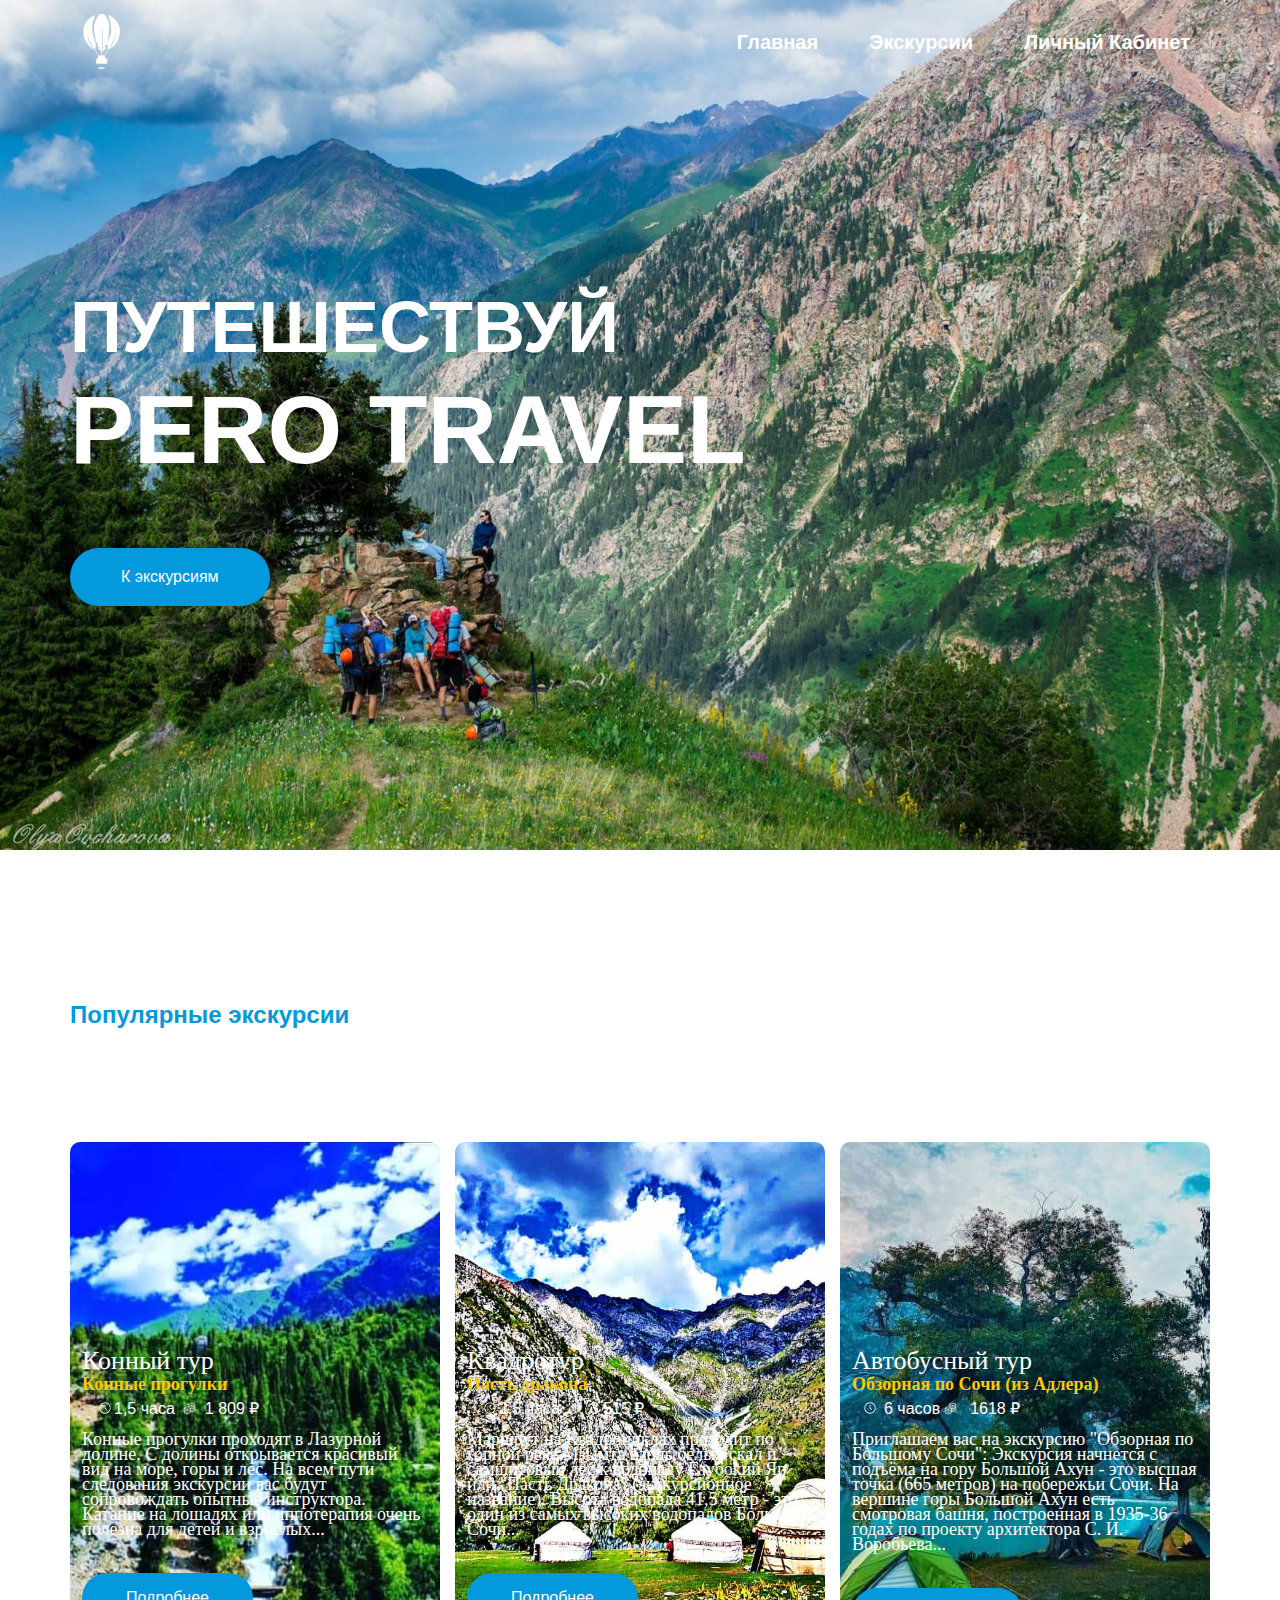
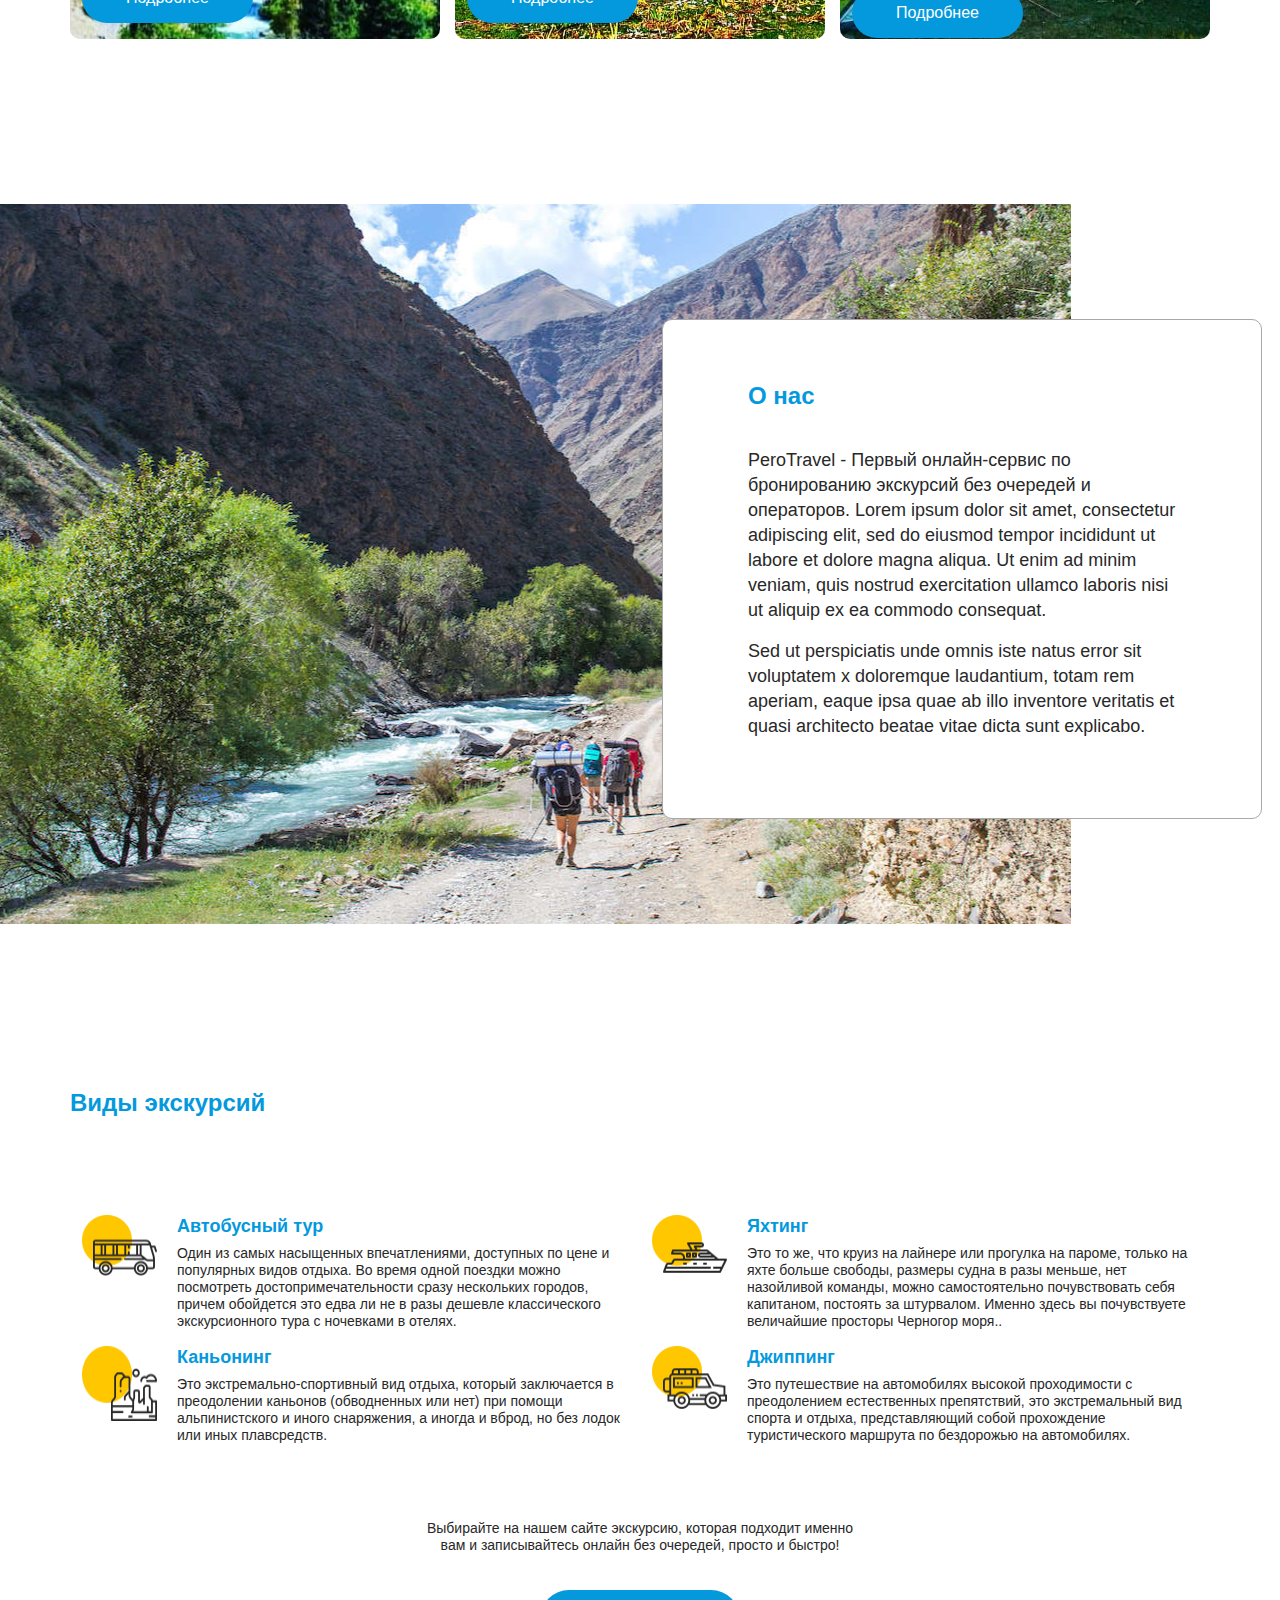
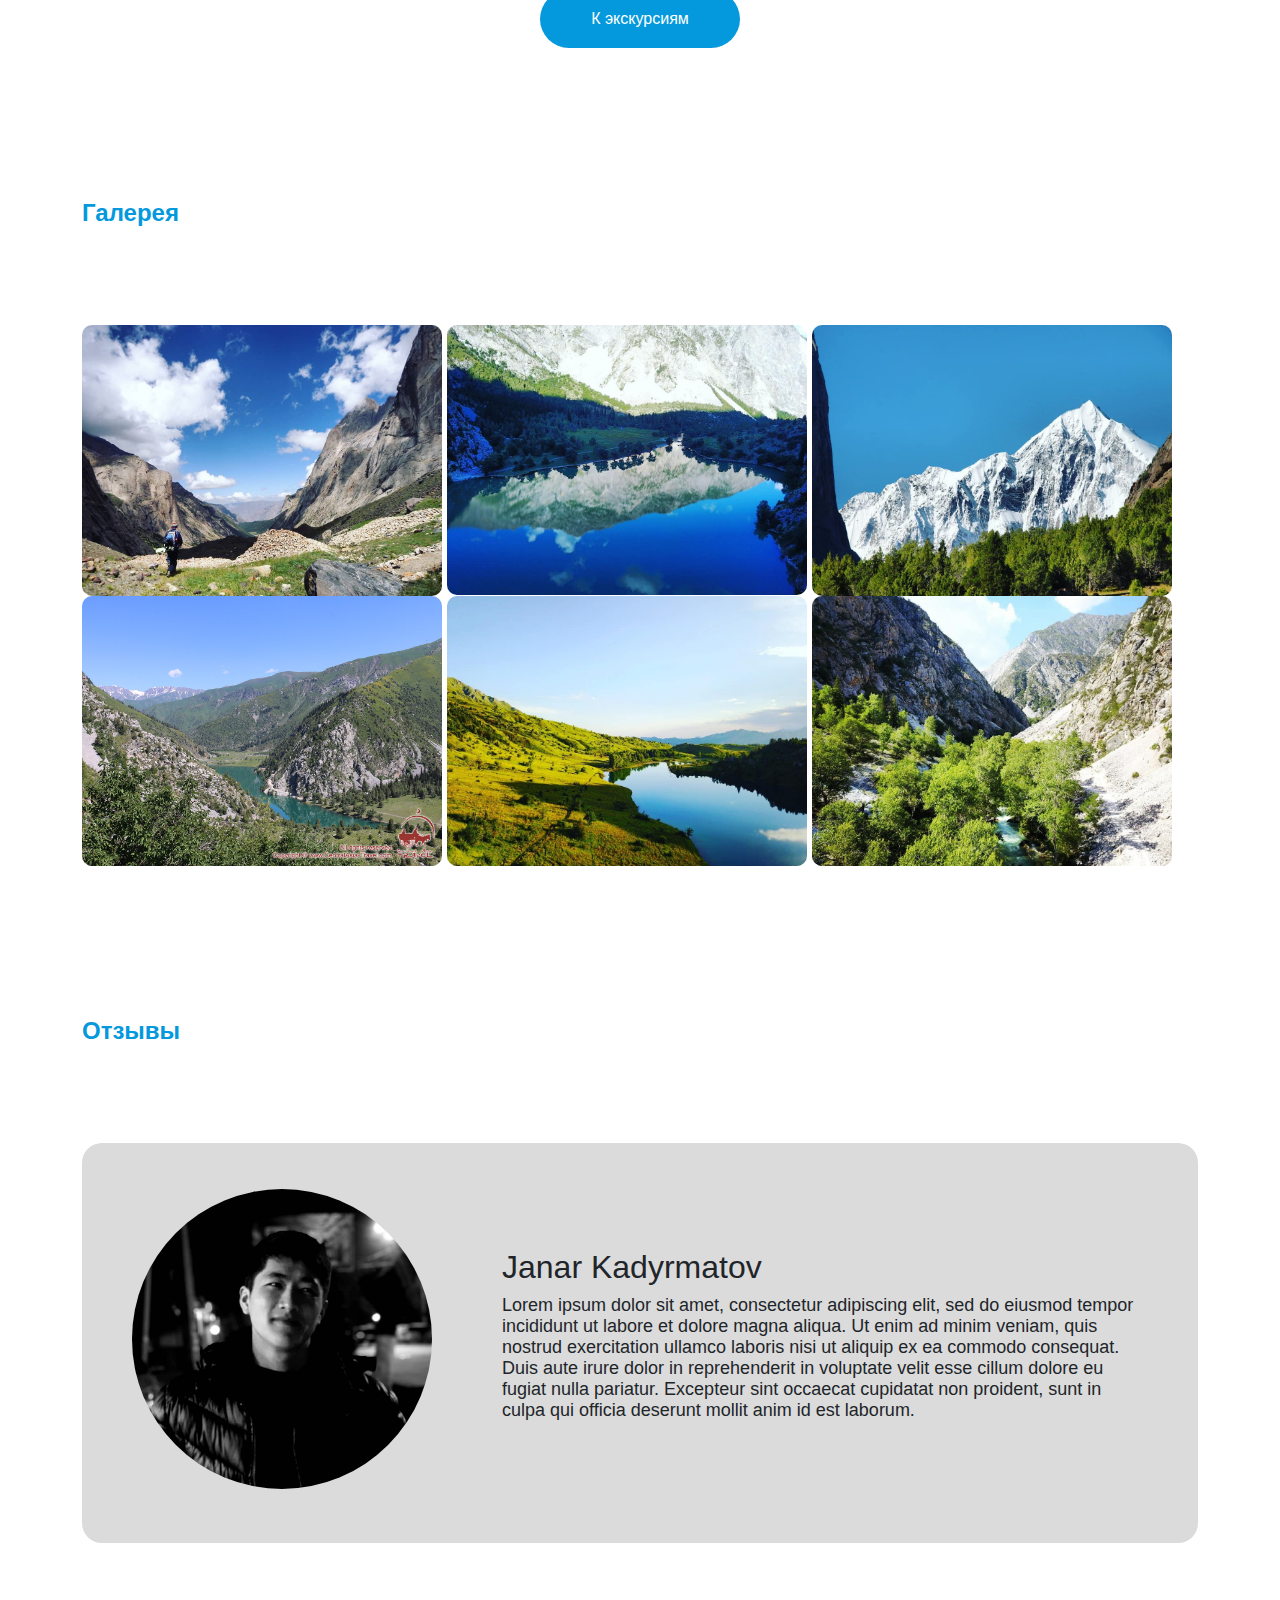
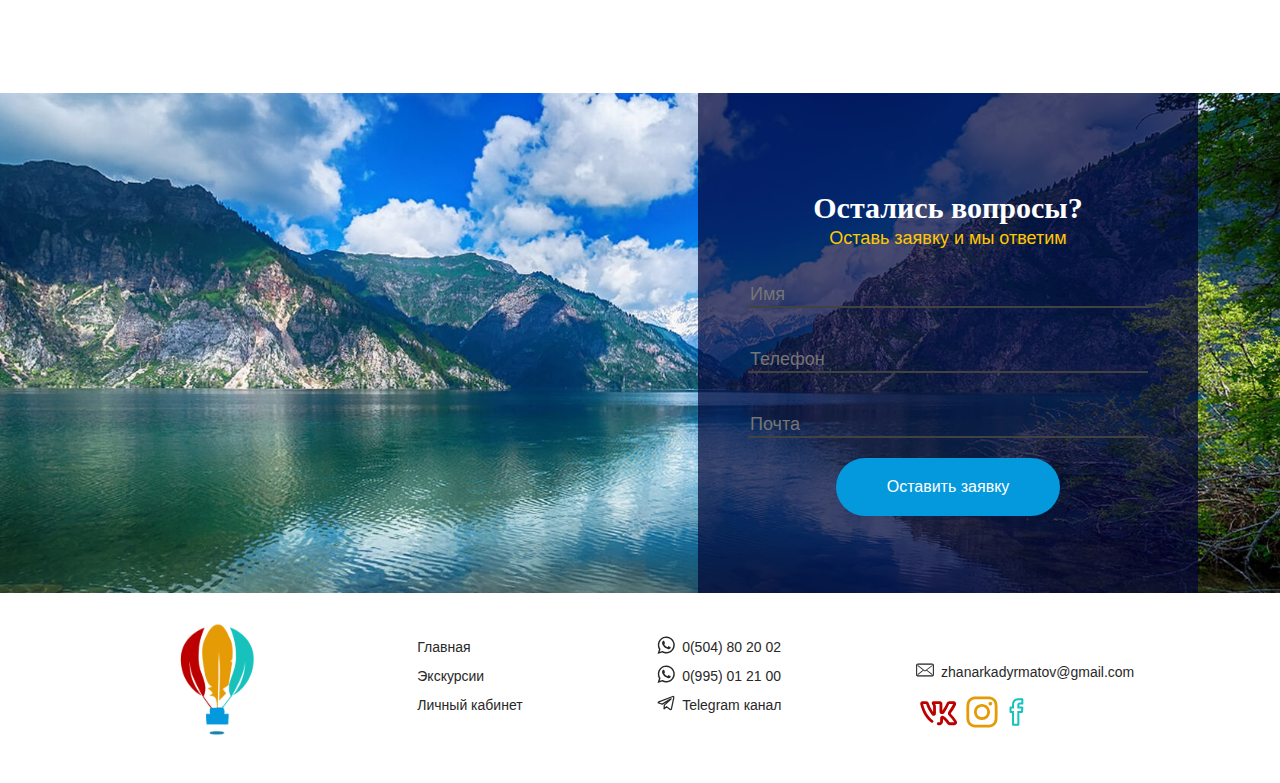
<file: index.html>
<!DOCTYPE html>
<html lang="en">
  <head>
    <meta charset="UTF-8" />
    <meta http-equiv="X-UA-Compatible" content="IE=edge" />
    <meta name="viewport" content="width=device-width, initial-scale=1.0" />
    <title>Janar</title>
    <link rel="stylesheet" href="bootstrap css/bootstrap.min.css" />
    <link rel="stylesheet" href="css/main.min.css" />
  </head>
  <body>
    <header class="header">
      <nav class="navbar navbar-expand-lg">
        <div class="container">
          <a class="navbar-brand" href="#">
            <img src="img/лого.svg" alt="Logo" />
          </a>
          <button
            class="navbar-toggler header__nav-toggler"
            type="button"
            data-bs-toggle="collapse"
            data-bs-target="#navbarSupportedContent"
            aria-controls="navbarSupportedContent"
            aria-expanded="false"
            aria-label="Toggle navigation"
          >
            <svg
              xmlns="http://www.w3.org/2000/svg"
              width="24"
              height="24"
              viewBox="0 0 24 24"
            >
              <path d="M24 6h-24v-4h24v4zm0 4h-24v4h24v-4zm0 8h-24v4h24v-4z" />
            </svg>
          </button>
          <div class="collapse navbar-collapse" id="navbarSupportedContent">
            <ul class="navbar-nav ms-auto mb-2 mb-lg-0">
              <li class="nav-item header__nav-item">
                <a
                  class="nav-link active header__nav-link"
                  aria-current="page"
                  href="index.html"
                  >Главная</a
                >
              </li>
              <li class="nav-item header__nav-item">
                <a class="nav-link header__nav-link" href="main.html"
                  >Экскурсии</a
                >
              </li>
              <li class="nav-item header__nav-item">
                <a class="nav-link header__nav-link" href="#">Личный кабинет</a>
              </li>
            </ul>
          </div>
        </div>
      </nav>
      <div class="banner">
        <div class="container">
          <div class="row">
            <div class="col">
              <h2 class="banner__title">ПУТЕШЕСТВУЙ</h2>
              <p class="banner__text">PERO TRAVEL</p>
              <a href="main.html" class="btn banner__btn">К экскурсиям</a>
            </div>
          </div>
        </div>
      </div>
    </header>

    <main>
      <section class="cat">
        <div class="container">
          <div class="row">
            <h2 class="section-title">Популярные экскурсии</h2>
            <div class="cat__bg cat__1 col-12 col-md-4">
              <div class="cat__item cat__item--men mb-4">
                <h2 class="cat__item-title">Конный тур</h2>
                <h3 class="cat__item-text">Конные прогулки</h3>
                <ul class="cat__item-ul">
                  <li class="cat__item-li">1,5 часа</li>
                  <li class="cat__item-li-1">1 809 ₽</li>
                </ul>
                <p class="cat__item-p">
                  Конные прогулки проходят в Лазурной долине. С долины
                  открывается красивый вид на море, горы и лес. На всем пути
                  следования экскурсии вас будут сопровождать опытные
                  инструктора. Катание на лошадях или иппотерапия очень полезна
                  для детей и взрослых...
                </p>
                <a class="btn cat__btn" href="">Подробнее</a>
              </div>
            </div>

            <div class="cat__bg-1 cat__1 col-12 col-md-4">
              <div class="cat__item cat__item--men mb-4">
                <h2 class="cat__item-title">Квадротур</h2>
                <h3 class="cat__item-text">Пасть дракона</h3>
                <ul class="cat__item-ul">
                  <li class="cat__item-li">2,5 часа</li>
                  <li class="cat__item-li-1">3 515 ₽</li>
                </ul>
                <p class="cat__item-p">
                  Маршрут на Квадроциклах проходит по горной реке Мзымта вдоль
                  белых скал и самшитовый лес к водопаду Глубокий Яр или "Пасть
                  Дракона" (экскурсионное название). Высота водопада 41,5 метр -
                  это один из самых высоких водопадов Большого Сочи...
                </p>
                <a class="btn cat__btn" href="">Подробнее</a>
              </div>
            </div>
            <div class="cat__bg-2 cat__1 col-12 col-md-4">
              <div class="cat__item cat__item--men mb-4">
                <h2 class="cat__item-title">Автобусный тур</h2>
                <h3 class="cat__item-text">Обзорная по Сочи (из Адлера)</h3>
                <ul class="cat__item-ul">
                  <li class="cat__item-li">6 часов</li>
                  <li class="cat__item-li-1">1618 ₽</li>
                </ul>
                <p class="cat__item-p">
                  Приглашаем вас на экскурсию "Обзорная по Большому Сочи":
                  Экскурсия начнется с подъёма на гору Большой Ахун - это высшая
                  точка (665 метров) на побережьи Сочи. На вершине горы Большой
                  Ахун есть смотровая башня, построенная в 1935-36 годах по
                  проекту архитектора С. И. Воробьева...
                </p>
                <a class="btn cat__btn" href="">Подробнее</a>
              </div>
            </div>
          </div>
        </div>
      </section>
      <section class="cati">
        <div class="container">
          <div class="rom cat__blog">
            <div class="col">
              <div class="cat__title">
                <h2 class="cat__title-h2">О нас</h2>
                <p class="cat__title-p">
                  PeroTravel - Первый онлайн-сервис по бронированию экскурсий
                  без очередей и операторов. Lorem ipsum dolor sit amet,
                  consectetur adipiscing elit, sed do eiusmod tempor incididunt
                  ut labore et dolore magna aliqua. Ut enim ad minim veniam,
                  quis nostrud exercitation ullamco laboris nisi ut aliquip ex
                  ea commodo consequat.
                </p>
                <p class="cat__title-p">
                  Sed ut perspiciatis unde omnis iste natus error sit voluptatem
                  x doloremque laudantium, totam rem aperiam, eaque ipsa quae ab
                  illo inventore veritatis et quasi architecto beatae vitae
                  dicta sunt explicabo.
                </p>
              </div>
            </div>
          </div>
        </div>
      </section>

      <section class="blog">
        <div class="container">
          <div class="row">
            <h2 class="section-title">Виды экскурсий</h2>
            <div class="blog__0 col-12 col-md-6">
              <img class="blog__img" src="img/1.png" alt="img" />
              <div class="blog__1">
                <h2 class="blog__title">Автобусный тур</h2>
                <p class="blog__text">
                  Один из самых насыщенных впечатлениями, доступных по цене и
                  популярных видов отдыха. Во время одной поездки можно
                  посмотреть достопримечательности сразу нескольких городов,
                  причем обойдется это едва ли не в разы дешевле классического
                  экскурсионного тура с ночевками в отелях.
                </p>
              </div>
            </div>
            <div class="blog__0 col-12 col-md-6">
              <img class="blog__img" src="img/3.png" alt="img" />
              <div class="blog__1">
                <h2 class="blog__title">Яхтинг</h2>
                <p class="blog__text">
                  Это то же, что круиз на лайнере или прогулка на пароме, только
                  на яхте больше свободы, размеры судна в разы меньше, нет
                  назойливой команды, можно самостоятельно почувствовать себя
                  капитаном, постоять за штурвалом. Именно здесь вы почувствуете
                  величайшие просторы Черногор моря..
                </p>
              </div>
            </div>
            <div class="blog__0 col-12 col-md-6">
              <img class="blog__img" src="img/4.png" alt="img" />
              <div class="blog__1">
                <h2 class="blog__title">Каньонинг</h2>
                <p class="blog__text">
                  Это экстремально-спортивный вид отдыха, который заключается в
                  преодолении каньонов (обводненных или нет) при помощи
                  альпинистского и иного снаряжения, а иногда и вброд, но без
                  лодок или иных плавсредств.
                </p>
              </div>
            </div>
            <div class="blog__0 col-12 col-md-6">
              <img class="blog__img" src="img/02.png" alt="img" />
              <div class="blog__1">
                <h2 class="blog__title">Джиппинг</h2>
                <p class="blog__text">
                  Это путешествие на автомобилях высокой проходимости с
                  преодолением естественных препятствий, это экстремальный вид
                  спорта и отдыха, представляющий собой прохождение
                  туристического маршрута по бездорожью на автомобилях.
                </p>
              </div>
            </div>
            <div class="blog__2">
              <p class="blog__p">
                Выбирайте на нашем сайте экскурсию, которая подходит именно
                <br />
                вам и записывайтесь онлайн без очередей, просто и быстро!
              </p>
              <a class="btn blog__btn" href="">К экскурсиям</a>
            </div>
          </div>
        </div>
      </section>

      <section class="galleria">
        <div class="container">
          <h2 class="section-title">Галерея</h2>
          <div class="gal__inner">
            <img
              src="./img/14.jpg"
              class="gal__img-1 gal__img"
              alt="Boat on Calm Water"
            />
            <img
              src="./img/5.jpg"
              class="gal__img-2 gal__img"
              alt="Wintry Mountain Landscape"
            />
            <img
              src="./img/12.jpg"
              class="gal__img-3 gal__img"
              alt="Mountains in the Clouds"
            />
            <img
              src="./img/11.jpg"
              class="gal__img-4 gal__img"
              alt="Boat on Calm Water"
            />
            <img
              src="./img/10.jpg"
              class="gal__img-5 gal__img"
              alt="Waves at Sea"
            />
            <img
              src="./img/17 (2).jpg "
              class="gal__img-6 gal__img"
              alt="Yosemite National Park"
            />
          </div>
        </div>
      </section>
      <section class="about">
        <div class="container">
          <h2 class="section-title">Отзывы</h2>
          <div class="about__0">
            <img
              class="about__img figure-img"
              src="./img/WhatsApp Image 2022-03-08 at 12.14.14.jpeg"
              alt="img"
            />
            <div class="about__1">
              <h2 class="about__title">Janar Kadyrmatov</h2>
              <p class="abotu__text">
                Lorem ipsum dolor sit amet, consectetur adipiscing elit, sed do
                eiusmod tempor incididunt ut labore et dolore magna aliqua. Ut
                enim ad minim veniam, quis nostrud exercitation ullamco laboris
                nisi ut aliquip ex ea commodo consequat. Duis aute irure dolor
                in reprehenderit in voluptate velit esse cillum dolore eu fugiat
                nulla pariatur. Excepteur sint occaecat cupidatat non proident,
                sunt in culpa qui officia deserunt mollit anim id est laborum.
              </p>
            </div>
          </div>
        </div>
      </section>
      <section class="contact">
        <div class="container">
          <div class="contact__1">
            <div class="contact__blog col-lg-4 col-md-12 mb-4 mb-lg-0">
              <h2 class="contact__title">Остались вопросы?</h2>
              <p class="contact__text">Оставь заявку и мы ответим</p>
              <form action="">
                <input type="name" placeholder="Имя" />
                <input type="number" placeholder="Телефон" />
                <input type="gmail" placeholder="Почта" />
                <button class="btn">Оставить заявку</button>
              </form>
            </div>
          </div>
        </div>
      </section>
    </main>

    <footer class="footer">
      <div class="container">
        <div class="footer__1">
          <ul class="footer__menu">
            <a class="footer__logo-link" href="#">
              <img
                class="footer__logo"
                src="./img/logo_footer 1.svg"
                alt="logo"
              />
            </a>
          </ul>
          <ul class="footer__menu-0">
            <li class="footer__item">
              <a class="footer__link" href="index.html">Главная</a>
            </li>
            <li class="footer__item">
              <a class="footer__link" href="main.html">Экскурсии</a>
            </li>
            <li class="footer__item">
              <a class="footer__link" href="#">Личный кабинет</a>
            </li>
          </ul>
          <ul class="footer__menu-1">
            <li class="footer__item">
              <a class="footer__link link-1" href="https://wa.me/0504802002"
                >0(504) 80 20 02</a
              >
            </li>
            <li class="footer__item">
              <a class="footer__link link-2" href="https://wa.me/0995012100"
                >0(995) 01 21 00</a
              >
            </li>
            <li class="footer__item">
              <a class="footer__link link-3" href="t.me/lifehackerru"
                >Telegram канал</a
              >
            </li>
          </ul>
          <ul class="footer__menu-2">
            <li class="footer__item">
              <a class="footer__link link-4" href="#"
                >zhanarkadyrmatov@gmail.com</a
              >
            </li>
            <li class="footer__item">
              <a class="footer__link-1" href=""></a>
              <a
                class="footer__link-2"
                href="https://www.instagram.com/_zhanar_kadyrmatov_"
              ></a>
              <a class="footer__link-3" href=""></a>
            </li>
          </ul>
        </div>
      </div>
    </footer>
    <script src="./js/bootstrap.min.js"></script>
  </body>
</html>
</file>
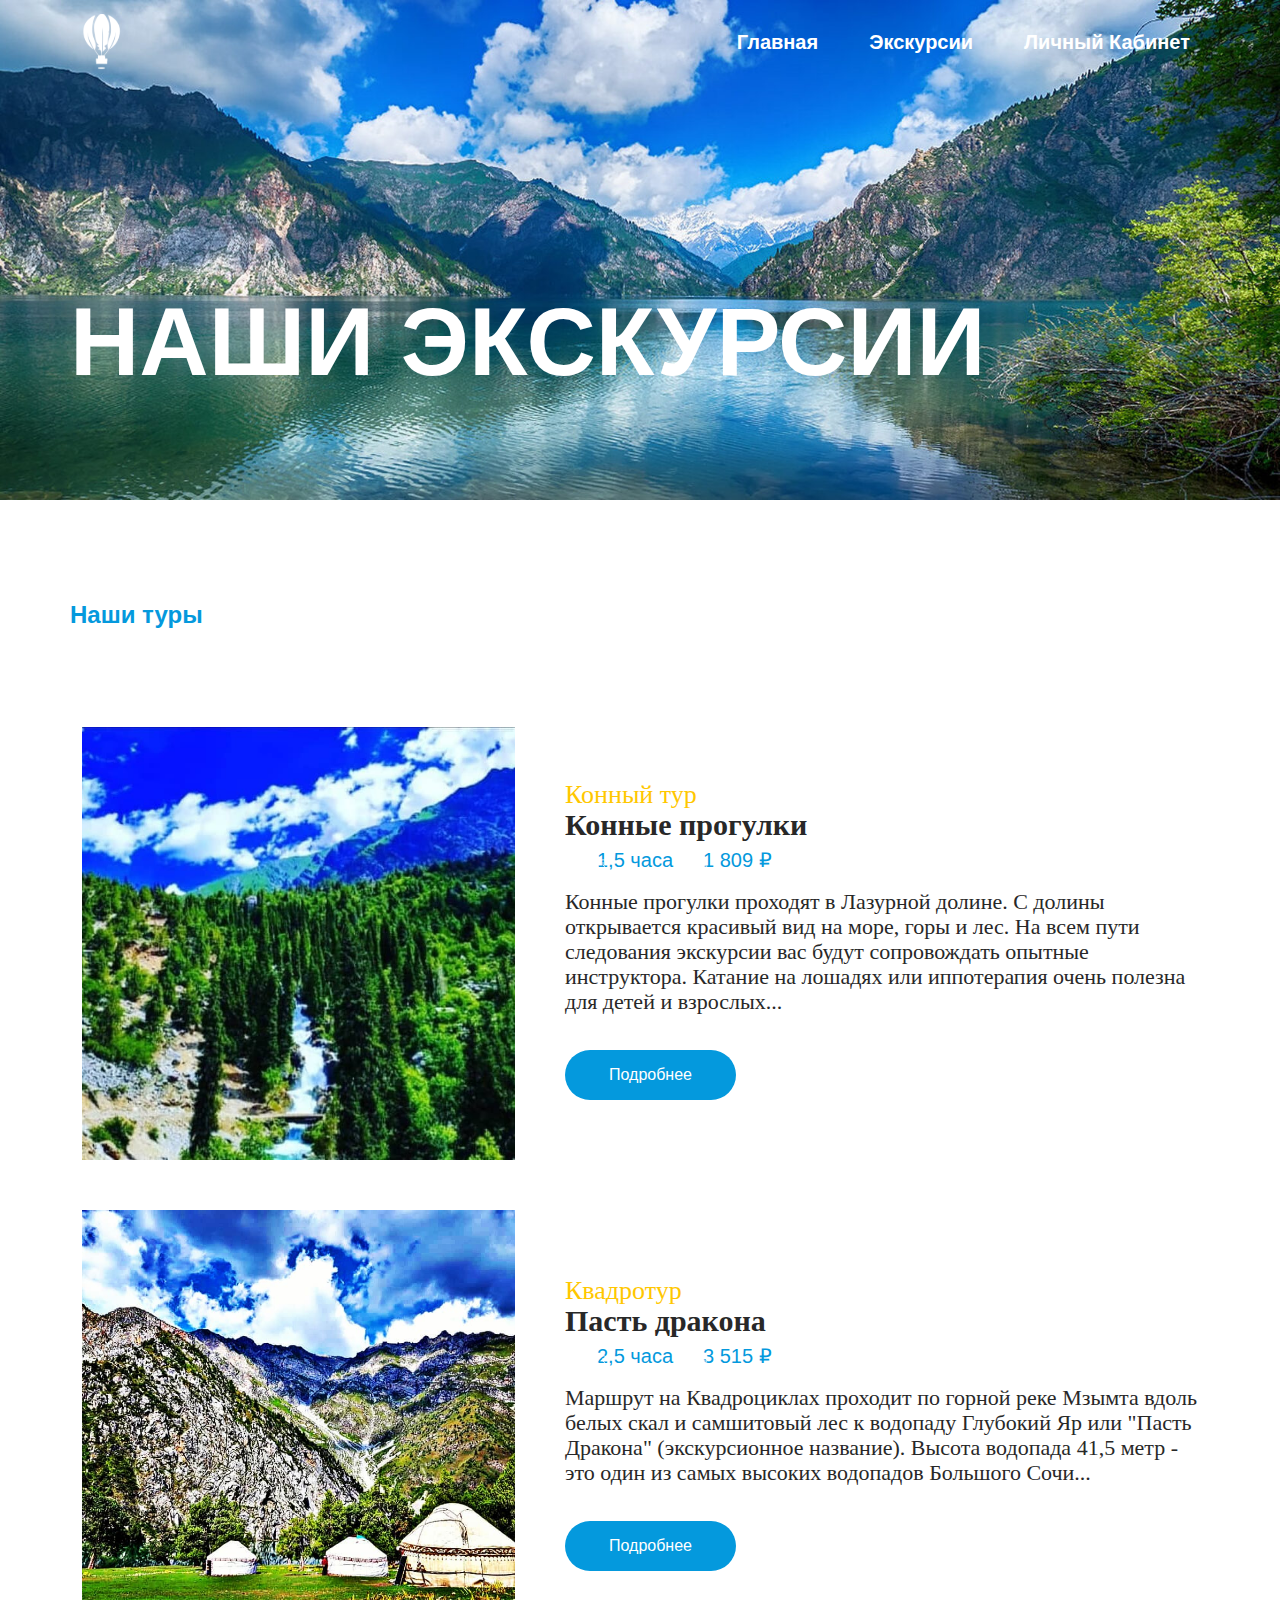
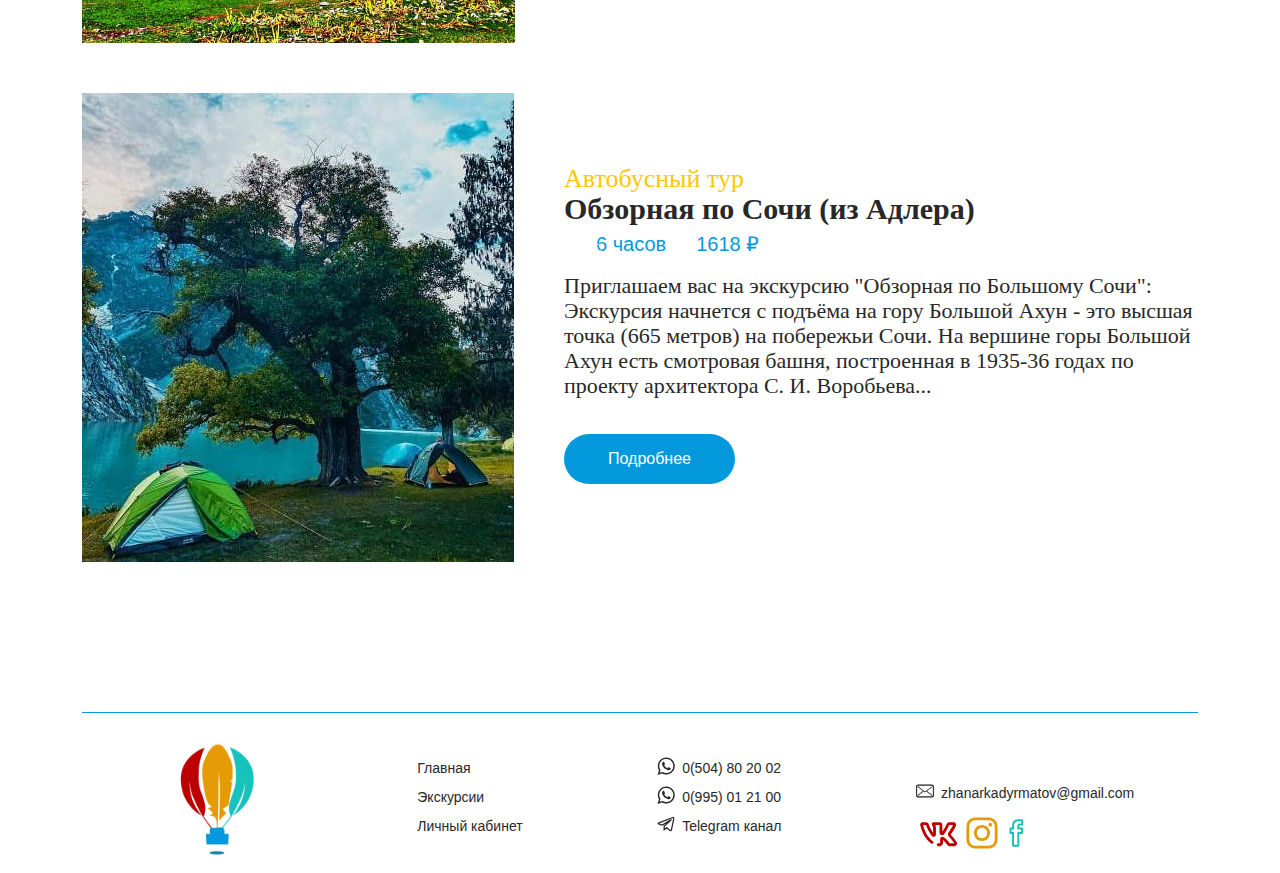
<file: main.html>
<!DOCTYPE html>
<html lang="en">
  <head>
    <meta charset="UTF-8" />
    <meta http-equiv="X-UA-Compatible" content="IE=edge" />
    <meta name="viewport" content="width=device-width, initial-scale=1.0" />
    <title>Janar</title>
    <link rel="stylesheet" href="bootstrap css/bootstrap.min.css" />
    <link rel="stylesheet" href="css/main2.min.css" />
  </head>
  <body>
    <header class="header">
      <nav class="navbar navbar-expand-lg">
        <div class="container">
          <a class="navbar-brand" href="#">
            <img src="img/лого.svg" alt="Logo" />
          </a>
          <button
            class="navbar-toggler header__nav-toggler"
            type="button"
            data-bs-toggle="collapse"
            data-bs-target="#navbarSupportedContent"
            aria-controls="navbarSupportedContent"
            aria-expanded="false"
            aria-label="Toggle navigation"
          >
            <svg
              xmlns="http://www.w3.org/2000/svg"
              width="24"
              height="24"
              viewBox="0 0 24 24"
            >
              <path d="M24 6h-24v-4h24v4zm0 4h-24v4h24v-4zm0 8h-24v4h24v-4z" />
            </svg>
          </button>
          <div class="collapse navbar-collapse" id="navbarSupportedContent">
            <ul class="navbar-nav ms-auto mb-2 mb-lg-0">
              <li class="nav-item header__nav-item">
                <a
                  class="nav-link active header__nav-link"
                  aria-current="page"
                  href="index.html"
                  >Главная</a
                >
              </li>
              <li class="nav-item header__nav-item">
                <a class="nav-link header__nav-link" href="#">Экскурсии</a>
              </li>
              <li class="nav-item header__nav-item">
                <a class="nav-link header__nav-link" href="#">Личный кабинет</a>
              </li>
            </ul>
          </div>
        </div>
      </nav>
      <div class="banner">
        <div class="container">
          <div class="row">
            <div class="col">
              <h1 class="banner__text">НАШИ ЭКСКУРСИИ</h1>
            </div>
          </div>
        </div>
      </div>
    </header>
    <main>
      <section class="cat">
        <div class="container">
          <div class="row">
            <h2 class="section-title">Наши туры</h2>
            <div class="cat__blog">
              <img src="./img/шаркыратма.jpg" alt="" />
              <div class="cat__blog-2">
                <h2 class="cat__item-title">Конный тур</h2>
                <h3 class="cat__item-text">Конные прогулки</h3>
                <ul class="cat__item-ul">
                  <li class="cat__item-li">1,5 часа</li>
                  <li class="cat__item-li-1">1 809 ₽</li>
                </ul>
                <p class="cat__item-p">
                  Конные прогулки проходят в Лазурной долине. С долины
                  открывается красивый вид на море, горы и лес. На всем пути
                  следования экскурсии вас будут сопровождать опытные
                  инструктора. Катание на лошадях или иппотерапия очень полезна
                  для детей и взрослых...
                </p>
                <a class="btn cat__btn" href="">Подробнее</a>
              </div>
            </div>

            <div class="cat__blog">
              <img src="./img/кол1.jpg" alt="" />

              <div class="cat__blog-2">
                <h2 class="cat__item-title">Квадротур</h2>
                <h3 class="cat__item-text">Пасть дракона</h3>
                <ul class="cat__item-ul">
                  <li class="cat__item-li">2,5 часа</li>
                  <li class="cat__item-li-1">3 515 ₽</li>
                </ul>
                <p class="cat__item-p">
                  Маршрут на Квадроциклах проходит по горной реке Мзымта вдоль
                  белых скал и самшитовый лес к водопаду Глубокий Яр или "Пасть
                  Дракона" (экскурсионное название). Высота водопада 41,5 метр -
                  это один из самых высоких водопадов Большого Сочи...
                </p>
                <a class="btn cat__btn" href="">Подробнее</a>
              </div>
            </div>
            <div class="cat__blog">
              <img src="./img/кол3.jpg" alt="" />

              <div class="cat__blog-2">
                <h2 class="cat__item-title">Автобусный тур</h2>
                <h3 class="cat__item-text">Обзорная по Сочи (из Адлера)</h3>
                <ul class="cat__item-ul">
                  <li class="cat__item-li">6 часов</li>
                  <li class="cat__item-li-1">1618 ₽</li>
                </ul>
                <p class="cat__item-p">
                  Приглашаем вас на экскурсию "Обзорная по Большому Сочи":
                  Экскурсия начнется с подъёма на гору Большой Ахун - это высшая
                  точка (665 метров) на побережьи Сочи. На вершине горы Большой
                  Ахун есть смотровая башня, построенная в 1935-36 годах по
                  проекту архитектора С. И. Воробьева...
                </p>
                <a class="btn cat__btn" href="">Подробнее</a>
              </div>
            </div>
          </div>
        </div>
      </section>
    </main>
    <footer class="footer">
      <div class="container">
        <div class="footer__1">
          <ul class="footer__menu">
            <a class="footer__logo-link" href="#">
              <img
                class="footer__logo"
                src="./img/logo_footer 1.svg"
                alt="logo"
              />
            </a>
          </ul>
          <ul class="footer__menu-0">
            <li class="footer__item">
              <a class="footer__link" href="index.html">Главная</a>
            </li>
            <li class="footer__item">
              <a class="footer__link" href="main.html">Экскурсии</a>
            </li>
            <li class="footer__item">
              <a class="footer__link" href="#">Личный кабинет</a>
            </li>
          </ul>
          <ul class="footer__menu-1">
            <li class="footer__item">
              <a class="footer__link link-1" href="https://wa.me/0504802002"
                >0(504) 80 20 02</a
              >
            </li>
            <li class="footer__item">
              <a class="footer__link link-2" href="https://wa.me/0995012100"
                >0(995) 01 21 00</a
              >
            </li>
            <li class="footer__item">
              <a class="footer__link link-3" href="t.me/lifehackerru"
                >Telegram канал</a
              >
            </li>
          </ul>
          <ul class="footer__menu-2">
            <li class="footer__item">
              <a class="footer__link link-4" href="#"
                >zhanarkadyrmatov@gmail.com</a
              >
            </li>
            <li class="footer__item">
              <a class="footer__link-1" href=""></a>
              <a
                class="footer__link-2"
                href="https://www.instagram.com/_zhanar_kadyrmatov_"
              ></a>
              <a class="footer__link-3" href=""></a>
            </li>
          </ul>
        </div>
      </div>
    </footer>
    <script src="./js/bootstrap.min.js"></script>
  </body>
</html>
</file>
<file: css/main.min.css>
@charset "UTF-8";
body {
  font-family: "Lato", sans-serif;
  font-size: 18px;
  line-height: 21px;
}

.header {
  width: 100%;
  height: 850px;
  background-image: url("../img/1-16.jpg");
  background-position: center;
  background-repeat: no-repeat;
  background-size: cover;
  padding: 0;
  margin: 0;
}

.header__nav-item + .header__nav-item {
  margin-left: 35px;
}

.header__nav-link {
  font-family: "Montserrat", sans-serif;
  font-size: 20px;
  line-height: 22px;
  font-weight: bold;
  text-transform: capitalize;
  color: #fff;
}

.header__nav-link:hover {
  color: #4bc4fc;
}

.header__nav-toggler {
  border: 1px solid #0499dd;
  padding: 5px 8px;
}

.header__nav-toggler:focus {
  -webkit-box-shadow: none;
          box-shadow: none;
}

.header__nav-toggler path {
  fill: #0499dd;
}

.banner .col {
  padding: 200px 0;
}

.banner__title {
  font-family: "Montserrat", sans-serif;
  font-style: normal;
  font-weight: 700;
  font-size: 72px;
  line-height: 88px;
  color: #fff;
  margin: 0;
  padding: 0;
}

.banner__text {
  padding: 0;
  font-family: "Montserrat", sans-serif;
  font-style: normal;
  font-weight: 900;
  font-size: 96px;
  line-height: 117px;
  color: #fff;
  margin: 0 0 60px 0;
}

.btn {
  text-decoration: none;
  color: #fff;
  padding: 16px 50px;
  background-color: #0499dd;
  border-radius: 60px;
}

.btn:hover {
  background-color: #fff;
  color: #0499dd;
}

.section-title {
  padding: 0 0 90px;
  font-family: "Montserrat", sans-serif;
  font-style: normal;
  font-weight: 700;
  font-size: 24px;
  line-height: 29px;
  color: #0499dd;
}

.cat {
  width: 100%;
  margin: 150px 0;
}

.cat .row {
  gap: 15px;
}

.cat__bg {
  background-image: url("../img/шаркыратма.jpg");
  background-position: center;
  background-repeat: no-repeat;
  background-size: cover;
  width: 370px;
  height: 497px;
  border-radius: 10px;
}

.cat__bg-1 {
  background-image: url("../img/кол1.jpg");
  background-position: center;
  background-repeat: no-repeat;
  background-size: cover;
  width: 370px;
  height: 497px;
  border-radius: 10px;
}

.cat__bg-2 {
  background-image: url("../img/кол3.jpg");
  background-position: center;
  background-repeat: no-repeat;
  background-size: cover;
  width: 370px;
  height: 497px;
  border-radius: 10px;
}

.cat__item {
  padding: 211px 0 0;
}

.cat__item-title {
  font-family: "Montserrat";
  font-style: normal;
  font-weight: 500;
  font-size: 26px;
  line-height: 15px;
  color: #fff;
}

.cat__item-text {
  font-family: "Montserrat";
  font-style: normal;
  font-weight: 700;
  font-size: 18px;
  line-height: 17px;
  color: #ffc700;
}

.cat__item-ul {
  display: -webkit-box;
  display: -ms-flexbox;
  display: flex;
  -webkit-box-align: center;
      -ms-flex-align: center;
          align-items: center;
  list-style: none;
  gap: 20px;
}

.cat__item-li {
  margin: 0 10px 0 0;
  position: relative;
  font-family: "Montserrat", sans-serif;
  font-style: normal;
  font-weight: 500;
  font-size: 16px;
  line-height: 15px;
  color: #fff;
}

.cat__item-li::before {
  width: 40px;
  height: 40px;
  bottom: -12px;
  right: 50px;
  position: absolute;
  content: "";
  background-image: url("../img/time 1.svg");
  background-repeat: no-repeat;
  background-position: center;
}

.cat__item-li-1 {
  margin: 0;
  position: relative;
  font-family: "Montserrat", sans-serif;
  font-style: normal;
  font-weight: 500;
  font-size: 16px;
  line-height: 15px;
  color: #fff;
}

.cat__item-li-1::before {
  width: 40px;
  height: 40px;
  bottom: -12px;
  right: 50px;
  position: absolute;
  content: "";
  background-image: url("../img/Frame 1.svg");
  background-repeat: no-repeat;
  background-position: center;
}

.cat__item-p {
  font-family: "Montserrat";
  font-style: normal;
  font-weight: 500;
  font-size: 18px;
  line-height: 15px;
  color: #ffffff;
}

.cat__btn {
  margin-top: 20px;
  padding: 12px 43px;
}

.cati {
  background-image: url("../img/20.jpg");
  background-repeat: no-repeat;
  background-position: center;
  max-width: 1071px;
  min-height: 749px;
  border-radius: 10px 10px;
}

.cat__title {
  position: relative;
  width: 600px;
  height: 500px;
  top: 130px;
  left: 650px;
  background-color: #fff;
  border: 1px solid #a8a8a8;
  border-radius: 10px;
}

.cat__title-h2 {
  padding: 61px 85px 30px;
  font-family: "Montserrat", sans-serif;
  font-style: normal;
  font-weight: 700;
  font-size: 24px;
  line-height: 29px;
  color: #0499dd;
}

.cat__title-p {
  font-family: "Lato", sans-serif;
  font-style: normal;
  font-weight: 500;
  font-size: 18px;
  line-height: 25px;
  color: #282828;
  padding: 0 85px;
}

.blog {
  padding: 150px 0 0;
}

.blog__0 {
  display: -webkit-box;
  display: -ms-flexbox;
  display: flex;
  gap: 20px;
}

.blog__img {
  width: 75px;
  height: 75px;
}

.blog__title {
  font-family: "Montserrat", sans-serif;
  font-style: normal;
  font-weight: 700;
  font-size: 18px;
  line-height: 22px;
  color: #0499dd;
}

.blog__text {
  font-family: "Montserrat", sans-serif;
  font-style: normal;
  font-weight: 500;
  font-size: 14px;
  line-height: 17px;
  color: #282828;
}

.blog__2 {
  text-align: center;
}

.blog__p {
  text-align: center;
  font-family: "Montserrat", sans-serif;
  font-style: normal;
  font-weight: 500;
  font-size: 14px;
  line-height: 17px;
  text-align: center;
  color: #282828;
  padding: 60px 0 20px;
}

.blog__btn {
  text-align: center;
  display: inline-block;
  -webkit-box-pack: center;
      -ms-flex-pack: center;
          justify-content: center;
  padding: 16px 50px;
  margin: 0 0 150px;
}

.galleria {
  padding: 0 0 150px;
}

.gal__img {
  width: 360px;
  -o-object-fit: contain;
     object-fit: contain;
  border-radius: 10px;
}

.gal__img:hover {
  opacity: 0.5;
}

.about__0 {
  margin: 0 0 150px;
  display: -webkit-box;
  display: -ms-flexbox;
  display: flex;
  -webkit-box-pack: center;
      -ms-flex-pack: center;
          justify-content: center;
  -webkit-box-align: center;
      -ms-flex-align: center;
          align-items: center;
  gap: 20px;
  max-width: 100%;
  min-height: 400px;
  background-color: #dbdbdb;
  border-radius: 20px;
}

.about__img {
  padding: 0 50px;
  max-width: 400px;
  max-height: 322px;
  border-radius: 50%;
}

.about__1 {
  padding: 0 50px 0 0;
}

.about__1__title {
  font-family: "Montserrat", sans-serif;
  font-style: normal;
  font-weight: 700;
  font-size: 35px;
  line-height: 17px;
  color: #282828;
  padding: 10px;
}

.about__1__text {
  font-family: "Montserrat", sans-serif;
  font-style: normal;
  font-weight: 700;
  font-size: 14px;
  line-height: 17px;
  color: #282828;
}

.contact {
  width: 100%;
  height: 500px;
  background-image: url("../img/сары-челек.jpg");
  background-position: center 0;
  background-repeat: no-repeat;
  background-size: cover;
}

.contact__1 {
  display: -webkit-box;
  display: -ms-flexbox;
  display: flex;
  -webkit-box-pack: end;
      -ms-flex-pack: end;
          justify-content: flex-end;
}

.contact__blog {
  text-align: center;
  width: 500px;
  height: 500px;
  background-color: rgba(3, 4, 54, 0.7);
}

.contact__title {
  font-family: "Montserrat";
  font-style: normal;
  font-weight: 700;
  font-size: 30px;
  line-height: 29px;
  color: #fff;
  padding: 100px 0 0 0;
}

.contact__text {
  font-family: "Montserrat", sans-serif;
  font-style: normal;
  font-weight: 500;
  font-size: 18px;
  line-height: 17px;
  color: #ffc700;
}

.contact input {
  width: 80%;
  margin: 20px 0;
  -webkit-box-sizing: border-box;
          box-sizing: border-box;
  background: none;
  outline: none;
  border: 0;
  font-family: "Montserrat", sans-serif;
  -webkit-transition: all 0.3s;
  transition: all 0.3s;
  border-bottom: 2px solid #424242;
}

.contact input:focus {
  border-bottom: 2px solid #fff;
  color: #fff;
}

.footer__1 {
  padding: 30px 0;
  display: -webkit-box;
  display: -ms-flexbox;
  display: flex;
  -ms-flex-pack: distribute;
      justify-content: space-around;
  -webkit-box-align: center;
      -ms-flex-align: center;
          align-items: center;
}

.footer__link-1 {
  position: relative;
}

.footer__link-1::before {
  position: absolute;
  content: "";
  left: -25px;
  top: 0;
  width: 45px;
  height: 45px;
  background-image: url("../img/vk 1.svg");
  background-repeat: no-repeat;
  background-size: cover;
}

.footer__link-3 {
  position: relative;
}

.footer__link-3::before {
  position: absolute;
  content: "";
  left: 60px;
  top: 6px;
  width: 30px;
  height: 30px;
  background-image: url("../img/facebook 1.svg");
  background-repeat: no-repeat;
  background-size: cover;
}

.footer__item {
  list-style: none;
  padding: 0 0 8px;
}

.link-1 {
  position: relative;
}

.link-1::before {
  position: absolute;
  display: inline-block;
  left: -25px;
  width: 18px;
  height: 18px;
  content: "";
  background-image: url("../img/wh.svg");
  background-repeat: no-repeat;
  background-size: cover;
}

.footer__link {
  text-decoration: none;
  font-family: "Montserrat", sans-serif;
  font-style: normal;
  font-weight: 500;
  font-size: 14px;
  line-height: 17px;
  color: #282828;
}

.footer__link:hover {
  color: #0499dd;
}

.footer__link-2 {
  position: relative;
}

.footer__link-2::before {
  position: absolute;
  content: "";
  left: 25px;
  top: 6px;
  width: 32px;
  height: 32px;
  background-image: url("../img/ins.svg");
  background-repeat: no-repeat;
  background-size: cover;
}

.link-2 {
  position: relative;
}

.link-2::before {
  position: absolute;
  display: inline-block;
  left: -25px;
  width: 18px;
  height: 18px;
  content: "";
  background-image: url("../img/wh.svg");
  background-repeat: no-repeat;
  background-size: cover;
}

.link-3 {
  position: relative;
}

.link-3::before {
  position: absolute;
  display: inline-block;
  left: -25px;
  width: 18px;
  height: 18px;
  content: "";
  background-image: url("../img/tg 2.svg");
  background-repeat: no-repeat;
  background-size: cover;
}

.link-4 {
  position: relative;
}

.link-4::before {
  position: absolute;
  display: inline-block;
  left: -25px;
  width: 18px;
  height: 18px;
  content: "";
  background-image: url("../img/mail 1.svg");
  background-repeat: no-repeat;
  background-size: cover;
}
</file>
<file: css/main2.min.css>
@charset "UTF-8";
body {
  font-family: "Lato", sans-serif;
  font-size: 18px;
  line-height: 21px;
}

.header {
  width: 100%;
  height: 500px;
  background-image: url("../img/сары-челек.jpg");
  background-repeat: no-repeat;
  background-size: cover;
  padding: 0;
  margin: 0;
}

.header__nav-item + .header__nav-item {
  margin-left: 35px;
}

.header__nav-link {
  font-family: "Montserrat", sans-serif;
  font-size: 20px;
  line-height: 22px;
  font-weight: bold;
  text-transform: capitalize;
  color: #fff;
}

.header__nav-link:hover {
  color: #4bc4fc;
}

.header__nav-toggler {
  border: 1px solid #0499dd;
  padding: 5px 8px;
}

.header__nav-toggler:focus {
  -webkit-box-shadow: none;
          box-shadow: none;
}

.header__nav-toggler path {
  fill: #0499dd;
}

.banner .col {
  padding: 200px 0;
}

.banner__title {
  font-family: "Montserrat", sans-serif;
  font-style: normal;
  font-weight: 700;
  font-size: 72px;
  line-height: 88px;
  color: #fff;
  margin: 0;
  padding: 0;
}

.banner__text {
  padding: 0;
  font-family: "Montserrat", sans-serif;
  font-style: normal;
  font-weight: 900;
  font-size: 96px;
  line-height: 117px;
  color: #fff;
  margin: 0 0 60px 0;
}

.btn {
  text-decoration: none;
  color: #fff;
  padding: 16px 50px;
  background-color: #0499dd;
  border-radius: 60px;
}

.btn:hover {
  background-color: #fff;
  color: #0499dd;
}

.section-title {
  padding: 100px 0 90px;
  font-family: "Montserrat", sans-serif;
  font-style: normal;
  font-weight: 700;
  font-size: 24px;
  line-height: 29px;
  color: #0499dd;
}

.cat__blog {
  margin: 0 0 50px;
  display: -webkit-box;
  display: -ms-flexbox;
  display: flex;
  -webkit-box-pack: justify;
      -ms-flex-pack: justify;
          justify-content: space-between;
  -webkit-box-align: center;
      -ms-flex-align: center;
          align-items: center;
  gap: 50px;
}

.cat__blog > img {
  width: 433px;
}

.cat__item-title {
  font-family: "Montserrat";
  font-style: normal;
  font-weight: 500;
  font-size: 26px;
  line-height: 15px;
  color: #ffc700;
}

.cat__item-text {
  font-family: "Montserrat";
  font-style: normal;
  font-weight: 700;
  font-size: 30px;
  line-height: 30px;
  color: #282828;
}

.cat__item-ul {
  display: -webkit-box;
  display: -ms-flexbox;
  display: flex;
  -webkit-box-align: center;
      -ms-flex-align: center;
          align-items: center;
  list-style: none;
  gap: 20px;
}

.cat__item-li {
  margin: 0 10px 0 0;
  position: relative;
  font-family: "Montserrat", sans-serif;
  font-style: normal;
  font-weight: 500;
  font-size: 20px;
  line-height: 25px;
  color: #0499dd;
}

.cat__item-li::before {
  fill: #0499dd;
  width: 40px;
  height: 40px;
  bottom: -12px;
  right: 50px;
  position: absolute;
  content: "";
  background-image: url("../img/time 1.svg");
  background-repeat: no-repeat;
  background-position: center;
}

.cat__item-li-1 {
  margin: 0;
  position: relative;
  font-family: "Montserrat", sans-serif;
  font-style: normal;
  font-weight: 500;
  font-size: 20px;
  line-height: 25px;
  color: #0499dd;
}

.cat__item-li-1::before {
  width: 40px;
  height: 40px;
  bottom: -12px;
  right: 50px;
  position: absolute;
  content: "";
  background-image: url("../img/Frame 1.svg");
  background-repeat: no-repeat;
  background-position: center;
}

.cat__item-p {
  font-family: "Montserrat";
  font-style: normal;
  font-weight: 500;
  font-size: 22px;
  line-height: 25px;
  color: #282828;
}

.cat__btn {
  margin-top: 20px;
  padding: 12px 43px;
}

.footer__1 {
  margin: 100px 0 0;
  border-top: 1px solid #0499dd;
  padding: 30px 0 0;
  display: -webkit-box;
  display: -ms-flexbox;
  display: flex;
  -ms-flex-pack: distribute;
      justify-content: space-around;
  -webkit-box-align: center;
      -ms-flex-align: center;
          align-items: center;
}

.footer__link-1 {
  position: relative;
}

.footer__link-1::before {
  position: absolute;
  content: "";
  left: -25px;
  top: 0;
  width: 45px;
  height: 45px;
  background-image: url("../img/vk 1.svg");
  background-repeat: no-repeat;
  background-size: cover;
}

.footer__link-3 {
  position: relative;
}

.footer__link-3::before {
  position: absolute;
  content: "";
  left: 60px;
  top: 6px;
  width: 30px;
  height: 30px;
  background-image: url("../img/facebook 1.svg");
  background-repeat: no-repeat;
  background-size: cover;
}

.footer__item {
  list-style: none;
  padding: 0 0 8px;
}

.link-1 {
  position: relative;
}

.link-1::before {
  position: absolute;
  display: inline-block;
  left: -25px;
  width: 18px;
  height: 18px;
  content: "";
  background-image: url("../img/wh.svg");
  background-repeat: no-repeat;
  background-size: cover;
}

.footer__link {
  text-decoration: none;
  font-family: "Montserrat", sans-serif;
  font-style: normal;
  font-weight: 500;
  font-size: 14px;
  line-height: 17px;
  color: #282828;
}

.footer__link:hover {
  color: #0499dd;
}

.footer__link-2 {
  position: relative;
}

.footer__link-2::before {
  position: absolute;
  content: "";
  left: 25px;
  top: 6px;
  width: 32px;
  height: 32px;
  background-image: url("../img/ins.svg");
  background-repeat: no-repeat;
  background-size: cover;
}

.link-2 {
  position: relative;
}

.link-2::before {
  position: absolute;
  display: inline-block;
  left: -25px;
  width: 18px;
  height: 18px;
  content: "";
  background-image: url("../img/wh.svg");
  background-repeat: no-repeat;
  background-size: cover;
}

.link-3 {
  position: relative;
}

.link-3::before {
  position: absolute;
  display: inline-block;
  left: -25px;
  width: 18px;
  height: 18px;
  content: "";
  background-image: url("../img/tg 2.svg");
  background-repeat: no-repeat;
  background-size: cover;
}

.link-4 {
  position: relative;
}

.link-4::before {
  position: absolute;
  display: inline-block;
  left: -25px;
  width: 18px;
  height: 18px;
  content: "";
  background-image: url("../img/mail 1.svg");
  background-repeat: no-repeat;
  background-size: cover;
}
</file>
